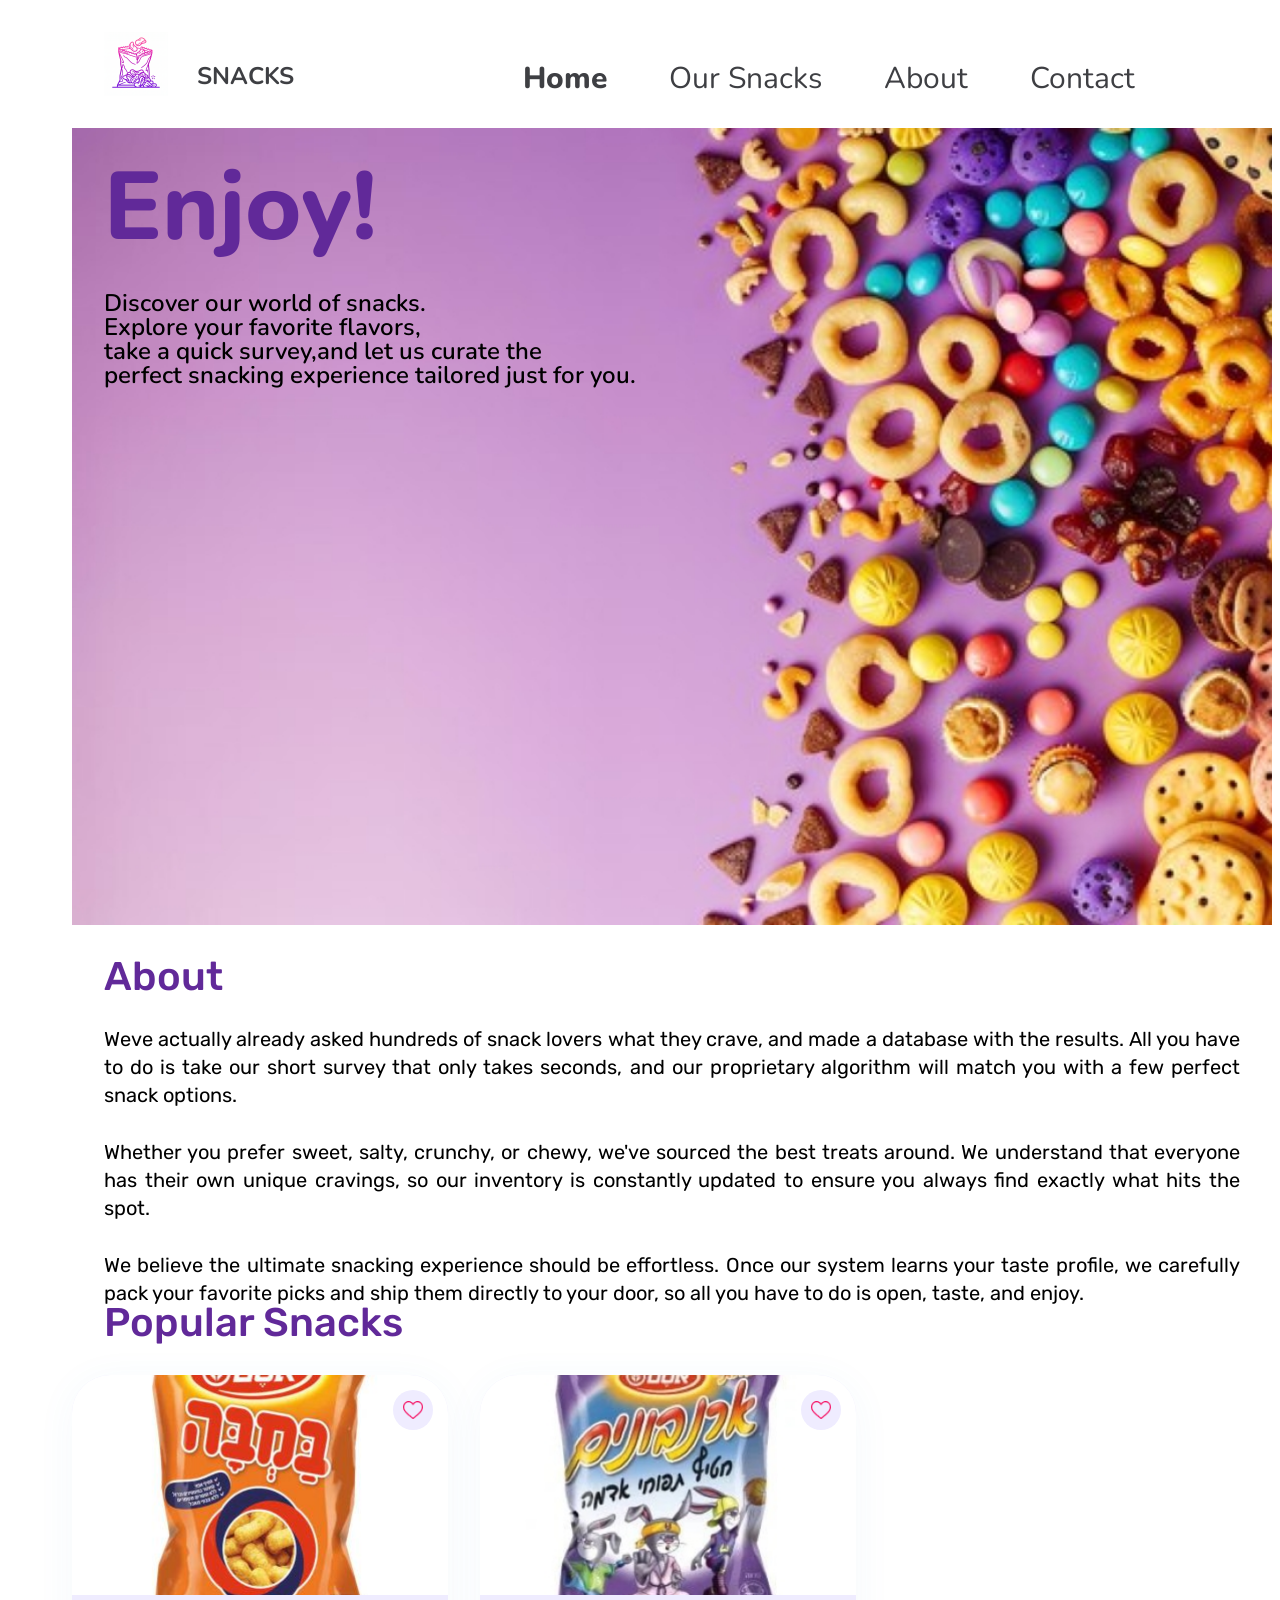
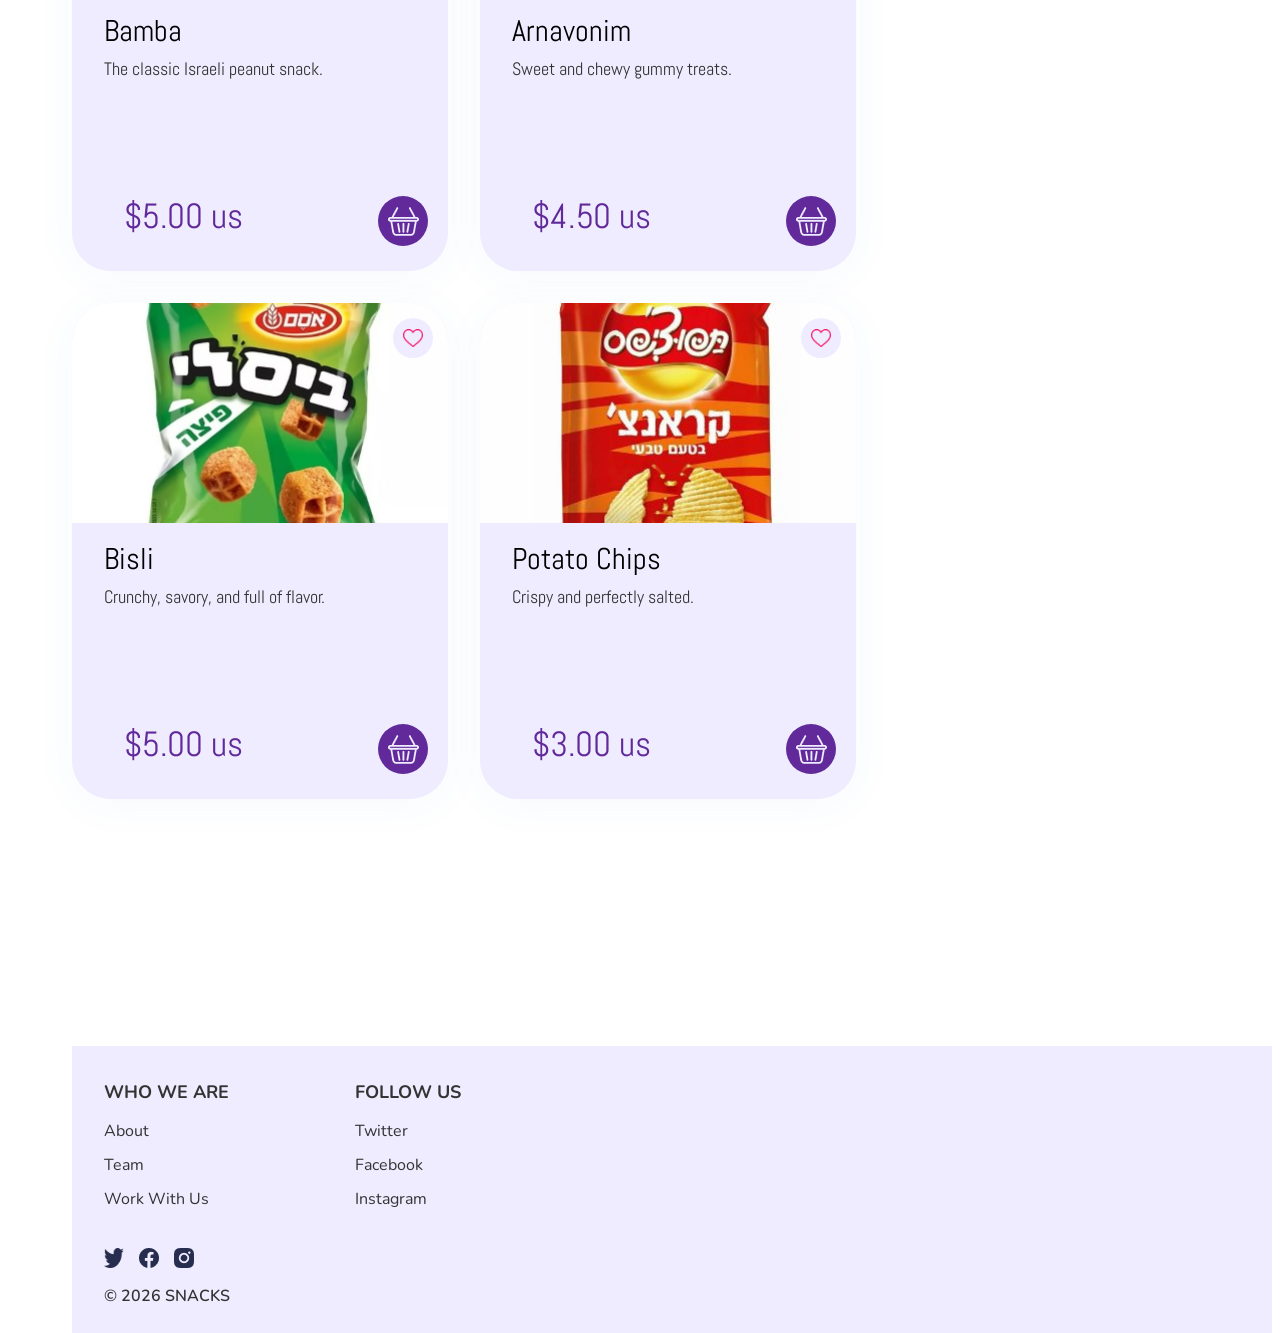
<file: index.html>
<!DOCTYPE html>
<html>
    <head>
        <title> Snacks Page</title>
        <link rel="stylesheet" href="css/style.css">
    </head>
    <body>
        <div id="wrapper">
            <header>
                <a href ="index.html" id="logo">
                    <span> SNACKS </span>
                </a>
                <nav>
                    <ul>
                    <li><a href = "#" class="active"> Home </a></li>
                    </li><a href = "#" > Our Snacks </a></li>
                    </li><a href = "#" > About </a></li>
                    </li><a href = "#" > Contact </a></li>
                    </ul>
                </nav>
            </header>
            <main>
                <section class="first">
                    <h1> Enjoy! </h1>
                    <p>Discover our world of snacks.<br>
                    Explore your favorite flavors, <br>
                    take a quick survey,and let us curate the<br>
                     perfect snacking experience tailored just for you.</p>
                </section>
                <section class="sec">
                    <h2>About</h2>
                    <br><br>
                    <p>Weve actually already asked hundreds of snack lovers what they crave, and made a
                    database with the results. All you have to do is take our short survey that only takes seconds,
                    and our proprietary algorithm will match you with a few perfect snack options.<br><br>
                    Whether you prefer sweet, salty, crunchy, or chewy, we've sourced the best treats around.
                    We understand that everyone has their own unique cravings, so our inventory is
                    constantly updated to ensure you always find exactly what hits the spot.<br><br>
                    We believe the ultimate snacking experience should be effortless. Once our system learns
                    your taste profile, we carefully pack your favorite picks and ship them directly to your
                    door, so all you have to do is open, taste, and enjoy.</p>
                </section>
                <section class="products-section">
                    <h2> Popular Snacks </h2>
                    <section class="products-container">
                    <div class="product-card">
                        <div class="image-wrapper">
                            <img src="images/Bamba.jpg" alt="Bamba" title="Bamba" class="main-snack-img">
                            <div class="heart-container">
                                <img src="images/heart.png" alt="Like" title="Like" class="icon-img">
                            </div>
                        </div>
                        <h3>Bamba</h3>
                        <p>The classic Israeli peanut snack.</p>
                        <div class="card-bottom">
                            <span class="price">$5.00 us</span>
                            <div class="basket-container">
                                <img src="images/shopping-basket.png" alt="Add to cart" title="Add to cart" class="icon-img">
                            </div>
                        </div>
                    </div>
                    <div class="product-card">
                        <div class="image-wrapper">
                            <img src="images/Arnavonim.jpg" alt="Arnavonim" title="Arnavonim" class="main-snack-img">
                            <div class="heart-container">
                                <img src="images/heart.png" alt="Like" title="Like" class="icon-img">
                            </div>
                        </div>
                        <h3>Arnavonim</h3>
                        <p>Sweet and chewy gummy treats.</p>
                        <div class="card-bottom">
                            <span class="price">$4.50 us</span>
                            <div class="basket-container">
                                <img src="images/shopping-basket.png" alt="Add to cart" title="Add to cart" class="icon-img">
                            </div>
                        </div>
                    </div>
                    <div class="product-card">
                        <div class="image-wrapper">
                            <img src="images/Bisli.jpg" alt="Bisli" title="Bisli" class="main-snack-img">
                            <div class="heart-container">
                                <img src="images/heart.png" alt="Like" title="Like" class="icon-img">
                            </div>
                        </div>
                        <h3>Bisli</h3>
                        <p>Crunchy, savory, and full of flavor.</p>
                        <div class="card-bottom">
                            <span class="price">$5.00 us</span>
                            <div class="basket-container">
                                <img src="images/shopping-basket.png" alt="Add to cart" title="Add to cart" class="icon-img">
                            </div>
                        </div>
                    </div>

                    <div class="product-card">
                        <div class="image-wrapper">
                            <img src="images/chips.jpg" alt="Chips" title="Chips" class="main-snack-img">
                            <div class="heart-container">
                                <img src="images/heart.png" alt="Like" title="Like" class="icon-img">
                            </div>
                        </div>
                        <h3>Potato Chips</h3>
                        <p>Crispy and perfectly salted.</p>
                        <div class="card-bottom">
                            <span class="price">$3.00 us</span>
                            <div class="basket-container">
                                <img src="images/shopping-basket.png" alt="Add to cart" title="Add to cart" class="icon-img">
                            </div>
                        </div>
                    </div>
                    </section>
                </section>
            </main>
            <footer class="main-footer">
                <div class="footer-wrapper">
                    <div class="footer-columns">
                        <div class="footer-col">
                            <h3 class="col-title">WHO WE ARE</h3>
                            <ul class="footer-links">
                                <li><a href="#">About</a></li>
                                <li><a href="#">Team</a></li>
                                <li><a href="#">Work With Us</a></li>
                            </ul>
                        </div>

                        <div class="footer-col">
                            <h3 class="col-title">FOLLOW US</h3>
                            <ul class="footer-links">
                                <li><a href="https://twitter.com" target="_blank">Twitter</a></li>
                                <li><a href="https://facebook.com" target="_blank">Facebook</a></li>
                                <li><a href="https://instagram.com" target="_blank">Instagram</a></li>
                            </ul>
                        </div>
                    </div>

                    <div class="social-row">
                        <a href="https://twitter.com" target="_blank"><img src="images/twiter.png" alt="Twitter"></a>
                        <a href="https://facebook.com" target="_blank"><img src="images/facebook.png" alt="Facebook"></a>
                        <a href="https://instagram.com" target="_blank"><img src="images/instagram.png" alt="Instagram"></a>
                    </div>

                    <div class="copyrights">
                        <p>© 2026 SNACKS </p>
                    </div>
                </div>
            </footer>
        </div>
    </body>
</html>
</file>
<file: css/style.css>
* {
    margin: 0;
    padding: 0;
}

header,nav,main,aside,section,article,footer,div {
    display: block;
}
@font-face {
    font-family: 'Nunito';
    src: url('/fonts/Nunito-VariableFont_wght.ttf') format('truetype'); 
    font-weight: 200 900; 
    font-style: normal;
}
    @font-face {
    font-family: 'Rubik';
    src: url('/fonts/Rubik-VariableFont_wght.ttf') format('truetype'); 
    font-weight: 200 900; 
    font-style: normal;
}
@font-face {
    font-family: 'Abel';
    src: url('/fonts/Abel-Regular.ttf') format('truetype'); 
    font-weight: 200 900;  
    font-style: normal;
}

body{
    background-color: #FFFFFF;
}

#wrapper {
    margin: 0 auto;
    width: 1136px;
}
header {
    display: flex;   
    justify-content: flex-start; 
    gap: 135px;     
    align-items: center;
    position: relative;
    width: 1046px;
    height: 64px;
    top: 32px;
    left: 32px;
    opacity: 1;
    margin-bottom: 32px;
}

#logo{
    background-image: url("../images/logo.png");
    background-repeat: no-repeat;
    background-size: contain;
    display: block;
    width: 64px;
    height: 64px;
}
a {
    text-decoration: none;
}

#logo span{
    font-family: 'Nunito';
    font-weight: 700;
    font-size: 24px;
    line-height: 100%;
    letter-spacing: 25%;
    color: #3E3F43;
    position: absolute;
    width: 191px;
    height: 33px;
    top: 32px;
    left: 93px;
}

nav{
    position: absolute;
    top: 32px; 
    left: 419px;
    display: flex;
}

nav ul{
    display: flex;
    align-items: center;
    list-style: none;
    gap: 62px;
}

nav a{
    font-family: 'Nunito';
    font-weight: 400;
    font-size: 30px;
    line-height: 100%;
    letter-spacing: 0%;
    color: #3E3F43;
    
    white-space: nowrap;
}
nav a:hover{
    color: #612999;
}
nav a.active{
    font-weight: 800;
}

.first {
    background-image: url(/images/Snacks.jpg);
    background-size: cover;
    position: relative;
    top: 32px;
    width: 1200px;
    height: 797px;
    margin-bottom: 32px;
    opacity: 1;
}

.first h1{
    font-family: 'Nunito';
    font-weight: 800;
    font-family: Nunito;
    font-style: ExtraBold;  
    font-size: 96px;
    line-height: 100%;
    letter-spacing: 0%;
    color: #612999;
    width: 448px;
    height: 131px;
    position: absolute;
    top: 32px;
    left: 32px;
    opacity: 1;
}

.first p {
    font-family: 'Nunito';
    font-weight: 600;
    font-size: 24px;
    line-height: 100%;
    letter-spacing: 0%;
    color: black;
    width: 448;
    height: 99;
    position: absolute;
    top: 163px;
    left: 32px;
    opacity: 1;
}

.sec {
    position: relative;
    margin-top: 32px; 
}

.sec h2{
    font-family: 'Rubik';
    font-weight: 500;
    font-size: 40px;
    line-height: 40px;
    letter-spacing: 0%;
    color: #612999;
    width: 136px;
    height: 40px;
    position: absolute;
    top: 32px;
    left: 32px;
    margin-bottom: 32px;
    opacity: 1;
}

.sec p{
    font-family: 'Rubik';
    font-weight: 400;
    font-size: 20px;
    line-height: 141%;
    letter-spacing: 0%;
    text-align: justify;
    color: black;
    width: 1136px;
    height: 310px;
    position: relative;
    top: 64px;
    left: 32px;
    opacity: 1;
}

.products-section{
    position: relative;
    margin-top: 32px; 
}
.products-section h2{
    font-family: 'Rubik';
    font-weight: 500;
    font-size: 40px;
    line-height: 40px;
    letter-spacing: 0%;
    color: #612999;
    position: relative;
    left: 32px;
    opacity: 1;
    margin-bottom: 32px;
}

.products-container{
    display: flex;
    flex-wrap: wrap;
    width: 100%;
    justify-content: flex-start;
    margin-top: top 32px;
    margin-left: top 32px;
    gap: 32px;
    margin-bottom: 247px;
}

.product-card {
    width: 376px;
    height: 496px;
    border-radius: 38px;
    opacity: 1;
    background: #EFECFF;
    display: flex;
    flex-direction: column;
    overflow: hidden;
    position: relative; 
    box-shadow: 0px 6px 40px 0px #3984BB0D;
}


.image-wrapper {
    position: relative;
    width: 100%;
    height: 220px;
}

.image-wrapper img:not(.icon-img) {
    width: 100%;
    height: 100%;
    object-fit: cover; 
}

.heart-container {
    position: absolute;
    top: 15px;
    right: 15px;
    background: #EFECFF;  
    width: 40px;
    height: 40px;
    border-radius: 50%;
    display: flex;
    justify-content: center;
    align-items: center;
}

.heart-container img {
    width: 20px;
}

.product-card h3 {
    font-family: 'Abel';
    font-weight: 400;
    font-size: 30px;
    line-height: 100%;
    letter-spacing: 0%;
    text-align: justify;
    color: black;
    width: 221px;
    height: 38px;
    top: 1740px;
    left: 64px;
    margin-top: 21px;
    margin-left: 32px;
    margin-bottom: 7px;
}

.product-card p {
    font-family: 'Abel';
    font-weight: 400;
    font-size: 18px;
    line-height: 100%;
    letter-spacing: 0%;
    color: #333333;
    width: 315px;
    height: 96px;
    top: 1785px;
    left: 64px;
    margin-top: 7px;
    margin-left: 32px;
}

.card-bottom {
    display: flex;
    justify-content: space-between; 
    align-items: center;
    padding: 15px 20px 25px;
}

.price {
    font-family: 'Abel';
    font-weight: 400;
    font-size: 35px;
    line-height: 100%;
    letter-spacing: 0%;
    text-align: justify;
    color: #612999;
    width: 136px;
    height: 45px;
    top: 1858px;
    left: 64px;
    margin-left: 32px;
    margin-top: 73px;
}

.basket-container {
    background: #612999;
    width: 50px;
    height: 50px;
    border-radius: 50%;
    display: flex;
    justify-content: center;
    align-items: center;
    margin-top: 73px;
}

.main-footer {
    background-color:#EFECFF;
    width: 100%;
    width: 1200px;
    height: 287px;
    top: 2713px;
    opacity: 1;

}

.footer-wrapper {
    max-width: 1136px; 
    margin: 0 auto;
    padding: 0 20px;
}

.footer-columns {
    display: flex;
    gap: 126px; 
    margin-bottom: 24px;
}

.col-title {
    margin-top: 32px;
    margin-bottom: 16px;
    font-family: 'Nunito';
    font-weight: 700;
    font-size: 18px;
    line-height: 28px;
    letter-spacing: 0%;
    text-transform: uppercase;
    color:#333333;

}

.footer-links {
    list-style: none;
    padding: 0;
}

.footer-links li {
    margin-bottom: 16px;
}

.footer-links a {
    text-decoration: none;
    color:#333333;
    font-family: 'Nunito';
    font-weight: 400;
    font-size: 16px;
    line-height: 100%;
    letter-spacing: 0%;
}

.social-row {
    display: flex;
    gap: 15px;
    margin-bottom: 16px;
}

.social-row img {
    width: 20px;
    height: 20px;
    top: 2895px;
    left: 125px;
    opacity: 1;
}

.copyrights p {
    font-family: Nunito;
    color:#333333;
    font-weight: 600;
    font-size: 16px;
    line-height: 100%;
    letter-spacing: 0%;
    margin-bottom: 52px;
}
</file>
